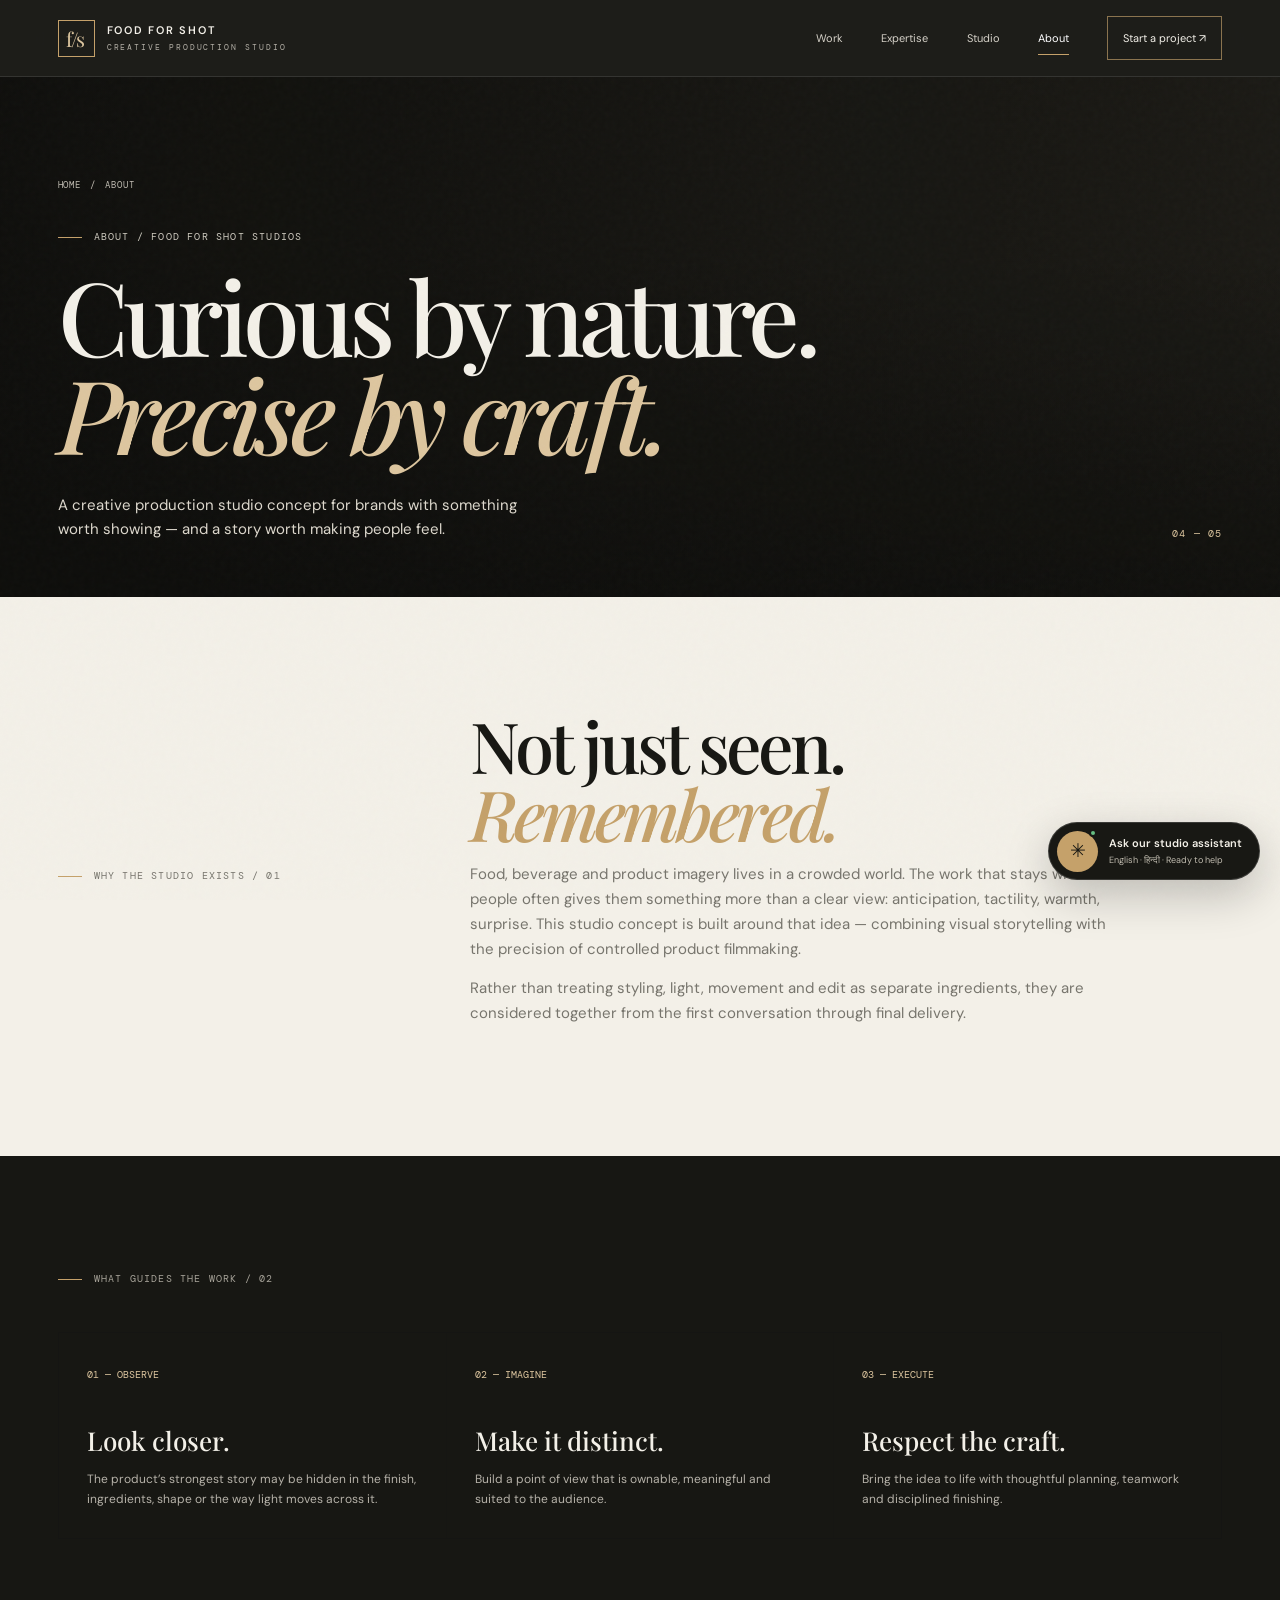
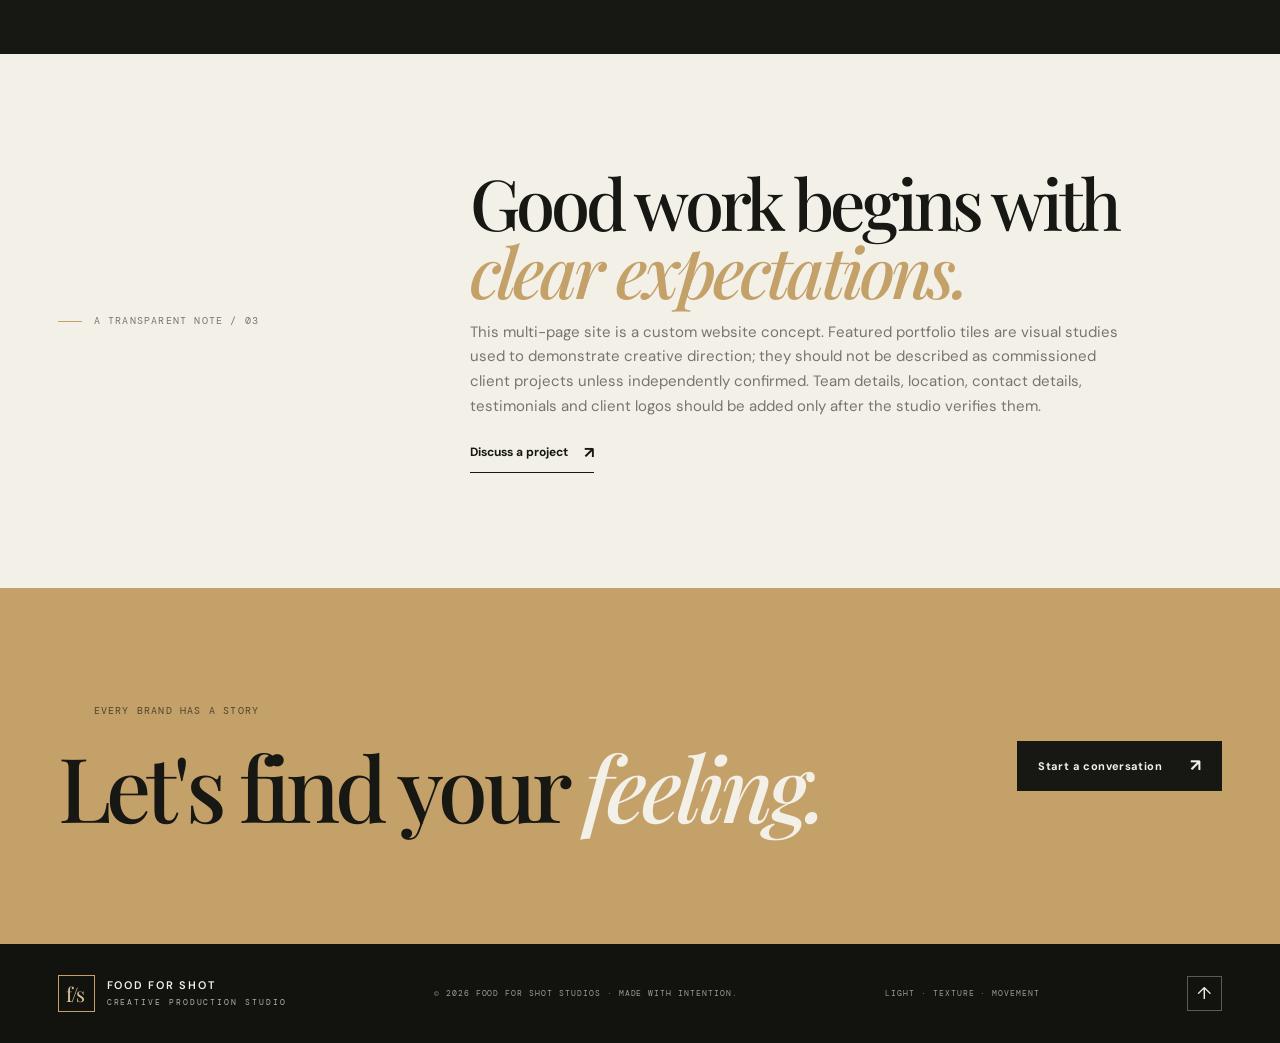
<file: about.html>
<!doctype html><html lang="en"><head><meta charset="utf-8"><meta name="viewport" content="width=device-width, initial-scale=1, viewport-fit=cover"><meta name="theme-color" content="#171713"><meta name="description" content="Learn about the studio concept, creative philosophy and principles behind product storytelling."><title>About Food for Shot Studios | Food for Shot Studios</title><link rel="stylesheet" href="assets/site.css"></head><body id="top"><div class="top-progress"></div><div class="grain" aria-hidden="true"></div><header class="site-header inner-header"><div class="wrap nav-inner"><a href="index.html" class="brand" aria-label="Food for Shot Studios home"><span class="brand-mark">f/s</span><span class="brand-type"><strong>FOOD FOR SHOT</strong><span>CREATIVE PRODUCTION STUDIO</span></span></a><button class="menu-toggle" type="button" aria-expanded="false" aria-label="Open navigation"><span></span><span></span></button><nav class="nav-links" aria-label="Main navigation"><a data-nav href="work.html">Work</a><a data-nav href="expertise.html">Expertise</a><a data-nav href="studio.html">Studio</a><a data-nav href="about.html" aria-current="page">About</a><a data-nav class="nav-cta" href="contact.html">Start a project <span class="arrow">↗</span></a></nav></div></header><main><section class="page-hero"><div class="page-hero-bg" style="background-image:url('https://images.unsplash.com/photo-1490645935967-10de6ba17061?auto=format&fit=crop&w=2200&q=85')"></div><div class="wrap page-hero-inner"><div class="breadcrumb"><a href="index.html">Home</a><span>/</span><span>About</span></div><span class="eyebrow">About / Food for Shot Studios</span><h1 class="display">Curious by nature.<br><em>Precise by craft.</em></h1><div class="page-hero-bottom"><p>A creative production studio concept for brands with something worth showing — and a story worth making people feel.</p><span class="page-index">04 — 05</span></div></div></section><section class="page-intro"><div class="wrap intro-grid"><span class="eyebrow">Why the studio exists / 01</span><div><h2 class="display">Not just seen.<br><em>Remembered.</em></h2><p>Food, beverage and product imagery lives in a crowded world. The work that stays with people often gives them something more than a clear view: anticipation, tactility, warmth, surprise. This studio concept is built around that idea — combining visual storytelling with the precision of controlled product filmmaking.</p><p>Rather than treating styling, light, movement and edit as separate ingredients, they are considered together from the first conversation through final delivery.</p></div></div></section><section class="dark-section"><div class="wrap"><span class="eyebrow">What guides the work / 02</span><div class="values-grid"><article class="value-card"><span>01 — OBSERVE</span><h3>Look closer.</h3><p>The product’s strongest story may be hidden in the finish, ingredients, shape or the way light moves across it.</p></article><article class="value-card"><span>02 — IMAGINE</span><h3>Make it distinct.</h3><p>Build a point of view that is ownable, meaningful and suited to the audience.</p></article><article class="value-card"><span>03 — EXECUTE</span><h3>Respect the craft.</h3><p>Bring the idea to life with thoughtful planning, teamwork and disciplined finishing.</p></article></div></div></section><section class="page-intro"><div class="wrap intro-grid"><span class="eyebrow">A transparent note / 03</span><div><h2 class="display">Good work begins with <em>clear expectations.</em></h2><p>This multi-page site is a custom website concept. Featured portfolio tiles are visual studies used to demonstrate creative direction; they should not be described as commissioned client projects unless independently confirmed. Team details, location, contact details, testimonials and client logos should be added only after the studio verifies them.</p><a class="text-link" href="contact.html">Discuss a project <span>↗</span></a></div></div></section><section class="big-cta"><div class="wrap big-cta-inner"><div><span class="eyebrow">Every brand has a story</span><h2 class="display">Let's find your <em>feeling.</em></h2></div><a class="button button-dark" href="contact.html">Start a conversation <span class="arrow">↗</span></a></div></section></main><footer class="site-footer"><div class="wrap footer-inner"><a href="index.html" class="brand" aria-label="Back to home"><span class="brand-mark">f/s</span><span class="brand-type"><strong>FOOD FOR SHOT</strong><span>CREATIVE PRODUCTION STUDIO</span></span></a><span class="footer-copy">© <span data-year>2026</span> FOOD FOR SHOT STUDIOS · MADE WITH INTENTION.</span><span class="footer-credit">LIGHT · TEXTURE · MOVEMENT</span><a class="back-top" href="#top" aria-label="Back to top">↑</a></div></footer><div class="toast" role="status" aria-live="polite"></div><script src="assets/config.js" defer></script><script src="assets/site.js" defer></script></body></html>
</file>
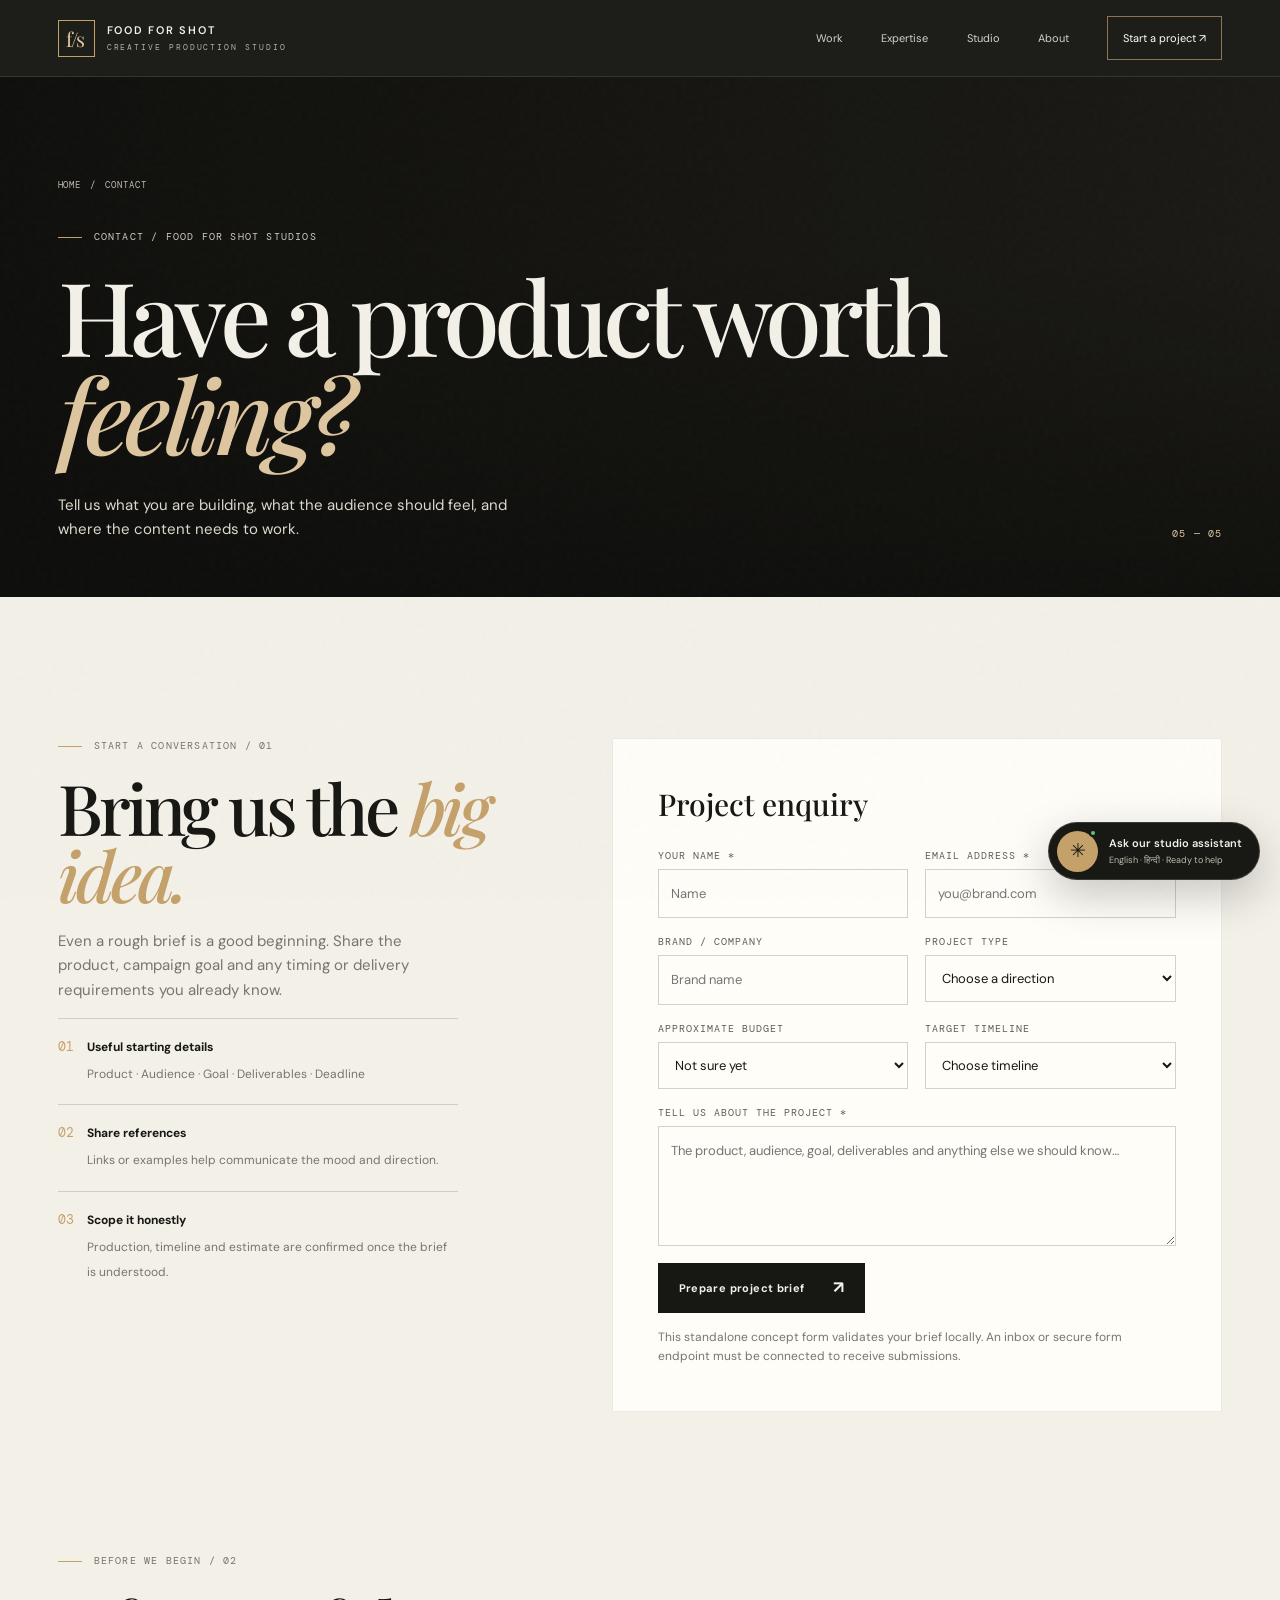
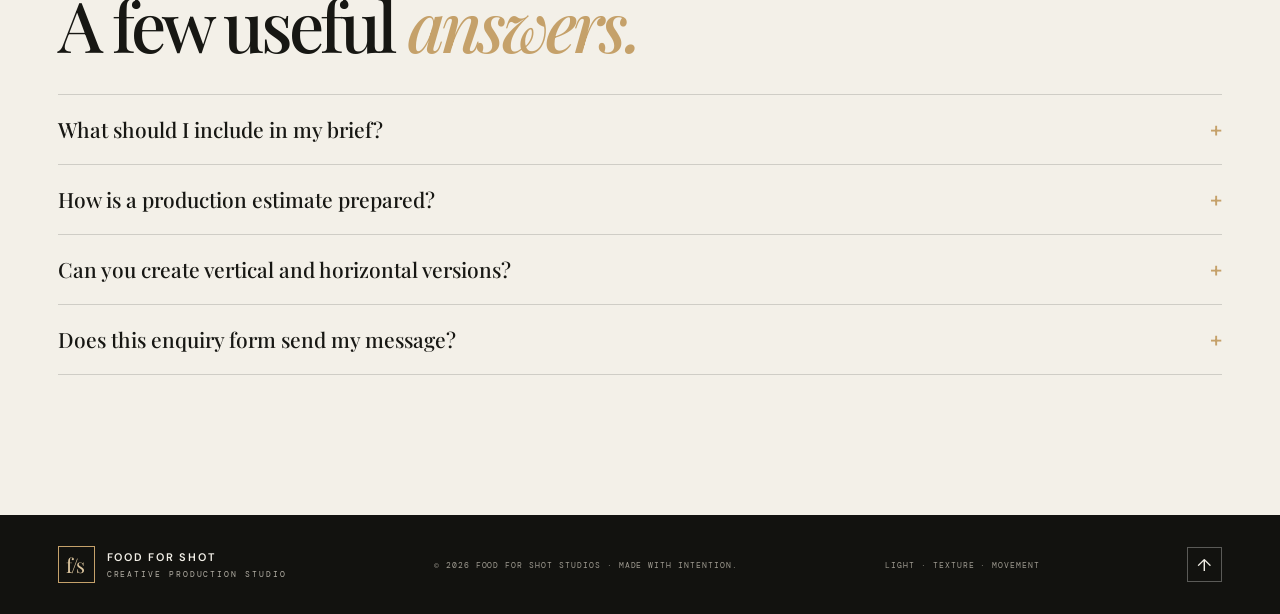
<file: contact.html>
<!doctype html><html lang="en"><head><meta charset="utf-8"><meta name="viewport" content="width=device-width, initial-scale=1, viewport-fit=cover"><meta name="theme-color" content="#171713"><meta name="description" content="Prepare a food, beverage, tabletop or product film enquiry and learn what to include in a creative brief."><title>Contact &amp; Project Enquiries | Food for Shot Studios</title><link rel="stylesheet" href="assets/site.css"></head><body id="top"><div class="top-progress"></div><div class="grain" aria-hidden="true"></div><header class="site-header inner-header"><div class="wrap nav-inner"><a href="index.html" class="brand" aria-label="Food for Shot Studios home"><span class="brand-mark">f/s</span><span class="brand-type"><strong>FOOD FOR SHOT</strong><span>CREATIVE PRODUCTION STUDIO</span></span></a><button class="menu-toggle" type="button" aria-expanded="false" aria-label="Open navigation"><span></span><span></span></button><nav class="nav-links" aria-label="Main navigation"><a data-nav href="work.html">Work</a><a data-nav href="expertise.html">Expertise</a><a data-nav href="studio.html">Studio</a><a data-nav href="about.html">About</a><a data-nav class="nav-cta" href="contact.html">Start a project <span class="arrow">↗</span></a></nav></div></header><main><section class="page-hero"><div class="page-hero-bg" style="background-image:url('https://images.unsplash.com/photo-1498837167922-ddd27525d352?auto=format&fit=crop&w=2200&q=85')"></div><div class="wrap page-hero-inner"><div class="breadcrumb"><a href="index.html">Home</a><span>/</span><span>Contact</span></div><span class="eyebrow">Contact / Food for Shot Studios</span><h1 class="display">Have a product worth <em>feeling?</em></h1><div class="page-hero-bottom"><p>Tell us what you are building, what the audience should feel, and where the content needs to work.</p><span class="page-index">05 — 05</span></div></div></section><section class="section-pad"><div class="wrap contact-grid"><div class="contact-info"><span class="eyebrow">Start a conversation / 01</span><h2 class="display">Bring us the <em>big idea.</em></h2><p>Even a rough brief is a good beginning. Share the product, campaign goal and any timing or delivery requirements you already know.</p><div class="contact-note"><span class="mark">01</span><div><strong>Useful starting details</strong><span>Product · Audience · Goal · Deliverables · Deadline</span></div></div><div class="contact-note"><span class="mark">02</span><div><strong>Share references</strong><span>Links or examples help communicate the mood and direction.</span></div></div><div class="contact-note"><span class="mark">03</span><div><strong>Scope it honestly</strong><span>Production, timeline and estimate are confirmed once the brief is understood.</span></div></div></div><form class="contact-form" id="contact-form"><h3 class="form-heading">Project enquiry</h3><div class="form-row"><div class="field"><label for="name">Your name *</label><input id="name" name="name" autocomplete="name" required maxlength="100" placeholder="Name"></div><div class="field"><label for="email">Email address *</label><input type="email" id="email" name="email" autocomplete="email" required maxlength="160" placeholder="you@brand.com"></div></div><div class="form-row"><div class="field"><label for="brand">Brand / company</label><input id="brand" name="brand" maxlength="150" placeholder="Brand name"></div><div class="field"><label for="projectType">Project type</label><select id="projectType" name="projectType"><option value="">Choose a direction</option><option>Food film</option><option>Beverage film</option><option>Tabletop / product cinematography</option><option>Food styling / stills</option><option>Campaign assets</option><option>Creative direction</option><option>Not sure yet</option></select></div></div><div class="form-row"><div class="field"><label for="budget">Approximate budget</label><select id="budget" name="budget"><option value="">Not sure yet</option><option>Share a suitable starting estimate</option><option>Under ₹50,000</option><option>₹50,000 – ₹1,50,000</option><option>₹1,50,000 – ₹5,00,000</option><option>₹5,00,000+</option><option>Other / international</option></select></div><div class="field"><label for="timeline">Target timeline</label><select id="timeline" name="timeline"><option value="">Choose timeline</option><option>As soon as feasible</option><option>Within 2–4 weeks</option><option>Within 1–2 months</option><option>2+ months</option><option>Flexible</option></select></div></div><div class="field"><label for="message">Tell us about the project *</label><textarea id="message" name="message" required minlength="15" maxlength="4000" placeholder="The product, audience, goal, deliverables and anything else we should know…"></textarea></div><button class="button button-dark" type="submit">Prepare project brief <span class="arrow">↗</span></button><p class="form-message" role="status" aria-live="polite">This standalone concept form validates your brief locally. An inbox or secure form endpoint must be connected to receive submissions.</p></form></div></section><section class="section-pad" style="padding-top:0"><div class="wrap"><span class="eyebrow">Before we begin / 02</span><h2 class="display" style="font-size:clamp(40px,6vw,70px);margin:22px 0 5px">A few useful <em>answers.</em></h2><div class="faq-list"><div class="faq-item"><button type="button" class="faq-question" aria-expanded="false">What should I include in my brief?<span>+</span></button><div class="faq-answer">Share your product or brand, campaign goal, target audience, examples of the style you like, content placements, formats, target date and approximate budget. It is fine if some details are not yet decided.</div></div><div class="faq-item"><button type="button" class="faq-question" aria-expanded="false">How is a production estimate prepared?<span>+</span></button><div class="faq-answer">An estimate normally depends on creative development, production days, crew and equipment, location or set needs, product/food styling, edit and finishing, music/licensing, deliverables and usage. The scope should be confirmed before pricing is finalised.</div></div><div class="faq-item"><button type="button" class="faq-question" aria-expanded="false">Can you create vertical and horizontal versions?<span>+</span></button><div class="faq-answer">The delivery plan can include multiple aspect ratios and platform versions if specified before production. Capturing alternate framing may affect the shot list, production time and budget.</div></div><div class="faq-item"><button type="button" class="faq-question" aria-expanded="false">Does this enquiry form send my message?<span>+</span></button><div class="faq-answer">Not yet in this standalone demo. It validates the required fields and prepares the brief locally. To receive real submissions, configure a verified studio email or connect a secure form endpoint before publishing.</div></div></div></div></section></main><footer class="site-footer"><div class="wrap footer-inner"><a href="index.html" class="brand" aria-label="Back to home"><span class="brand-mark">f/s</span><span class="brand-type"><strong>FOOD FOR SHOT</strong><span>CREATIVE PRODUCTION STUDIO</span></span></a><span class="footer-copy">© <span data-year>2026</span> FOOD FOR SHOT STUDIOS · MADE WITH INTENTION.</span><span class="footer-credit">LIGHT · TEXTURE · MOVEMENT</span><a class="back-top" href="#top" aria-label="Back to top">↑</a></div></footer><div class="toast" role="status" aria-live="polite"></div><script src="assets/config.js" defer></script><script src="assets/site.js" defer></script></body></html>
</file>
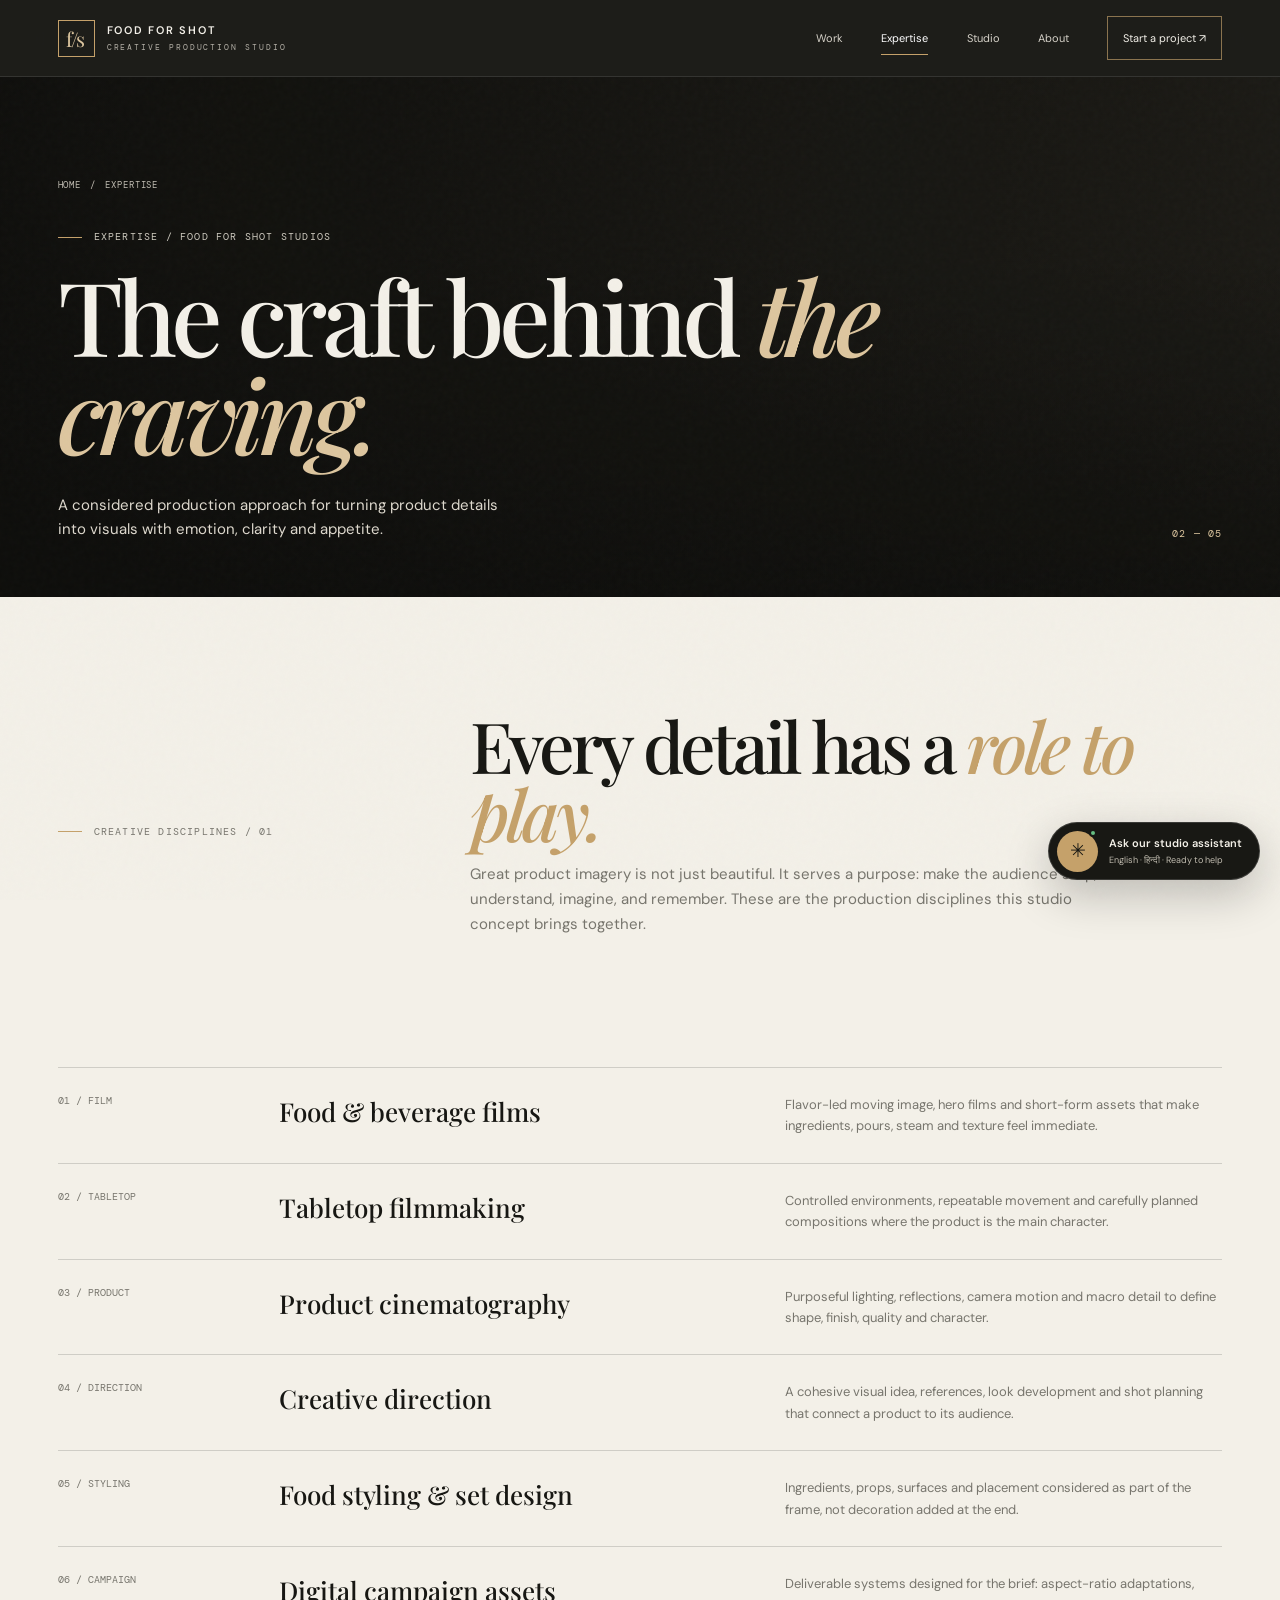
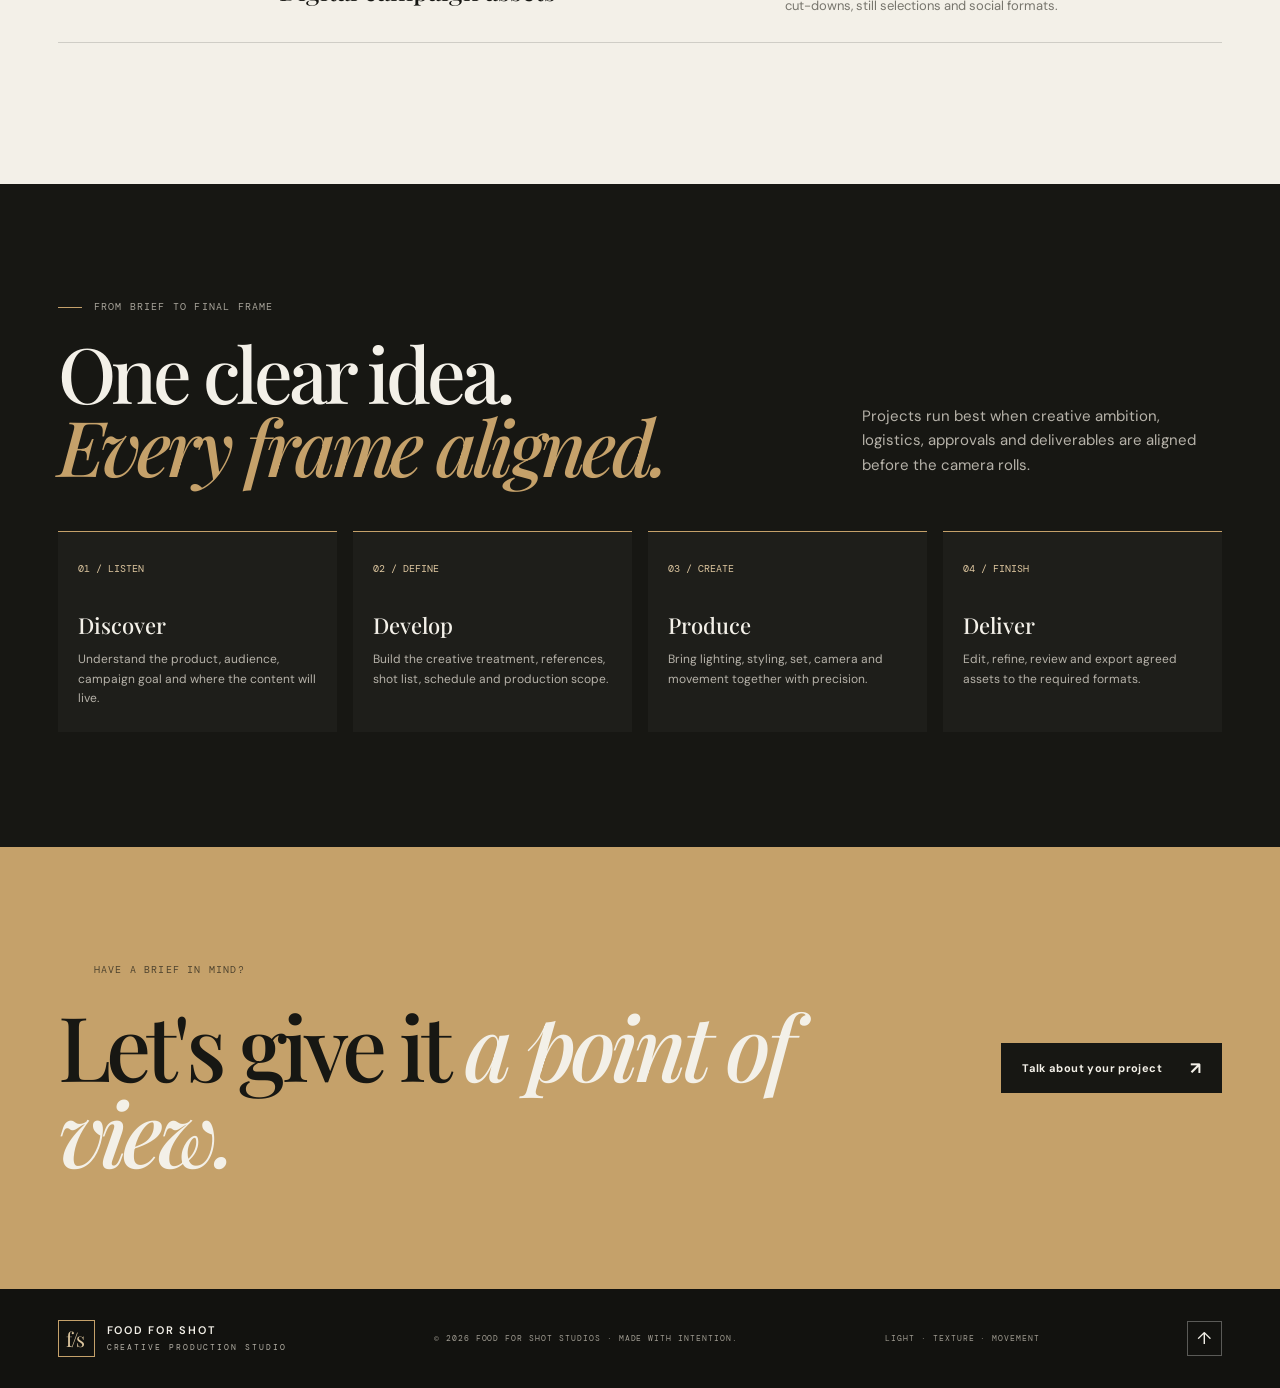
<file: expertise.html>
<!doctype html><html lang="en"><head><meta charset="utf-8"><meta name="viewport" content="width=device-width, initial-scale=1, viewport-fit=cover"><meta name="theme-color" content="#171713"><meta name="description" content="Services spanning food films, tabletop cinematography, food styling and campaign asset production."><title>Food Film &amp; Product Production Expertise | Food for Shot Studios</title><link rel="stylesheet" href="assets/site.css"></head><body id="top"><div class="top-progress"></div><div class="grain" aria-hidden="true"></div><header class="site-header inner-header"><div class="wrap nav-inner"><a href="index.html" class="brand" aria-label="Food for Shot Studios home"><span class="brand-mark">f/s</span><span class="brand-type"><strong>FOOD FOR SHOT</strong><span>CREATIVE PRODUCTION STUDIO</span></span></a><button class="menu-toggle" type="button" aria-expanded="false" aria-label="Open navigation"><span></span><span></span></button><nav class="nav-links" aria-label="Main navigation"><a data-nav href="work.html">Work</a><a data-nav href="expertise.html" aria-current="page">Expertise</a><a data-nav href="studio.html">Studio</a><a data-nav href="about.html">About</a><a data-nav class="nav-cta" href="contact.html">Start a project <span class="arrow">↗</span></a></nav></div></header><main><section class="page-hero"><div class="page-hero-bg" style="background-image:url('https://images.unsplash.com/photo-1577219491135-ce391730fb2c?auto=format&fit=crop&w=2200&q=85')"></div><div class="wrap page-hero-inner"><div class="breadcrumb"><a href="index.html">Home</a><span>/</span><span>Expertise</span></div><span class="eyebrow">Expertise / Food for Shot Studios</span><h1 class="display">The craft behind <em>the craving.</em></h1><div class="page-hero-bottom"><p>A considered production approach for turning product details into visuals with emotion, clarity and appetite.</p><span class="page-index">02 — 05</span></div></div></section><section class="page-intro"><div class="wrap intro-grid"><span class="eyebrow">Creative disciplines / 01</span><div><h2 class="display">Every detail has a <em>role to play.</em></h2><p>Great product imagery is not just beautiful. It serves a purpose: make the audience stop, understand, imagine, and remember. These are the production disciplines this studio concept brings together.</p></div></div></section><section class="section-pad" style="padding-top:0"><div class="wrap"><div class="detail-list"><article class="detail-row"><span class="number">01 / FILM</span><h3>Food & beverage films</h3><p>Flavor-led moving image, hero films and short-form assets that make ingredients, pours, steam and texture feel immediate.</p></article><article class="detail-row"><span class="number">02 / TABLETOP</span><h3>Tabletop filmmaking</h3><p>Controlled environments, repeatable movement and carefully planned compositions where the product is the main character.</p></article><article class="detail-row"><span class="number">03 / PRODUCT</span><h3>Product cinematography</h3><p>Purposeful lighting, reflections, camera motion and macro detail to define shape, finish, quality and character.</p></article><article class="detail-row"><span class="number">04 / DIRECTION</span><h3>Creative direction</h3><p>A cohesive visual idea, references, look development and shot planning that connect a product to its audience.</p></article><article class="detail-row"><span class="number">05 / STYLING</span><h3>Food styling & set design</h3><p>Ingredients, props, surfaces and placement considered as part of the frame, not decoration added at the end.</p></article><article class="detail-row"><span class="number">06 / CAMPAIGN</span><h3>Digital campaign assets</h3><p>Deliverable systems designed for the brief: aspect-ratio adaptations, cut-downs, still selections and social formats.</p></article></div></div></section><section class="dark-section"><div class="wrap"><span class="eyebrow">From brief to final frame</span><div class="section-heading"><h2 class="display">One clear idea.<br><em>Every frame aligned.</em></h2><p>Projects run best when creative ambition, logistics, approvals and deliverables are aligned before the camera rolls.</p></div><div class="process-grid"><article class="process-card"><span class="num">01 / LISTEN</span><h3>Discover</h3><p>Understand the product, audience, campaign goal and where the content will live.</p></article><article class="process-card"><span class="num">02 / DEFINE</span><h3>Develop</h3><p>Build the creative treatment, references, shot list, schedule and production scope.</p></article><article class="process-card"><span class="num">03 / CREATE</span><h3>Produce</h3><p>Bring lighting, styling, set, camera and movement together with precision.</p></article><article class="process-card"><span class="num">04 / FINISH</span><h3>Deliver</h3><p>Edit, refine, review and export agreed assets to the required formats.</p></article></div></div></section><section class="big-cta"><div class="wrap big-cta-inner"><div><span class="eyebrow">Have a brief in mind?</span><h2 class="display">Let's give it <em>a point of view.</em></h2></div><a class="button button-dark" href="contact.html">Talk about your project <span class="arrow">↗</span></a></div></section></main><footer class="site-footer"><div class="wrap footer-inner"><a href="index.html" class="brand" aria-label="Back to home"><span class="brand-mark">f/s</span><span class="brand-type"><strong>FOOD FOR SHOT</strong><span>CREATIVE PRODUCTION STUDIO</span></span></a><span class="footer-copy">© <span data-year>2026</span> FOOD FOR SHOT STUDIOS · MADE WITH INTENTION.</span><span class="footer-credit">LIGHT · TEXTURE · MOVEMENT</span><a class="back-top" href="#top" aria-label="Back to top">↑</a></div></footer><div class="toast" role="status" aria-live="polite"></div><script src="assets/config.js" defer></script><script src="assets/site.js" defer></script></body></html>
</file>
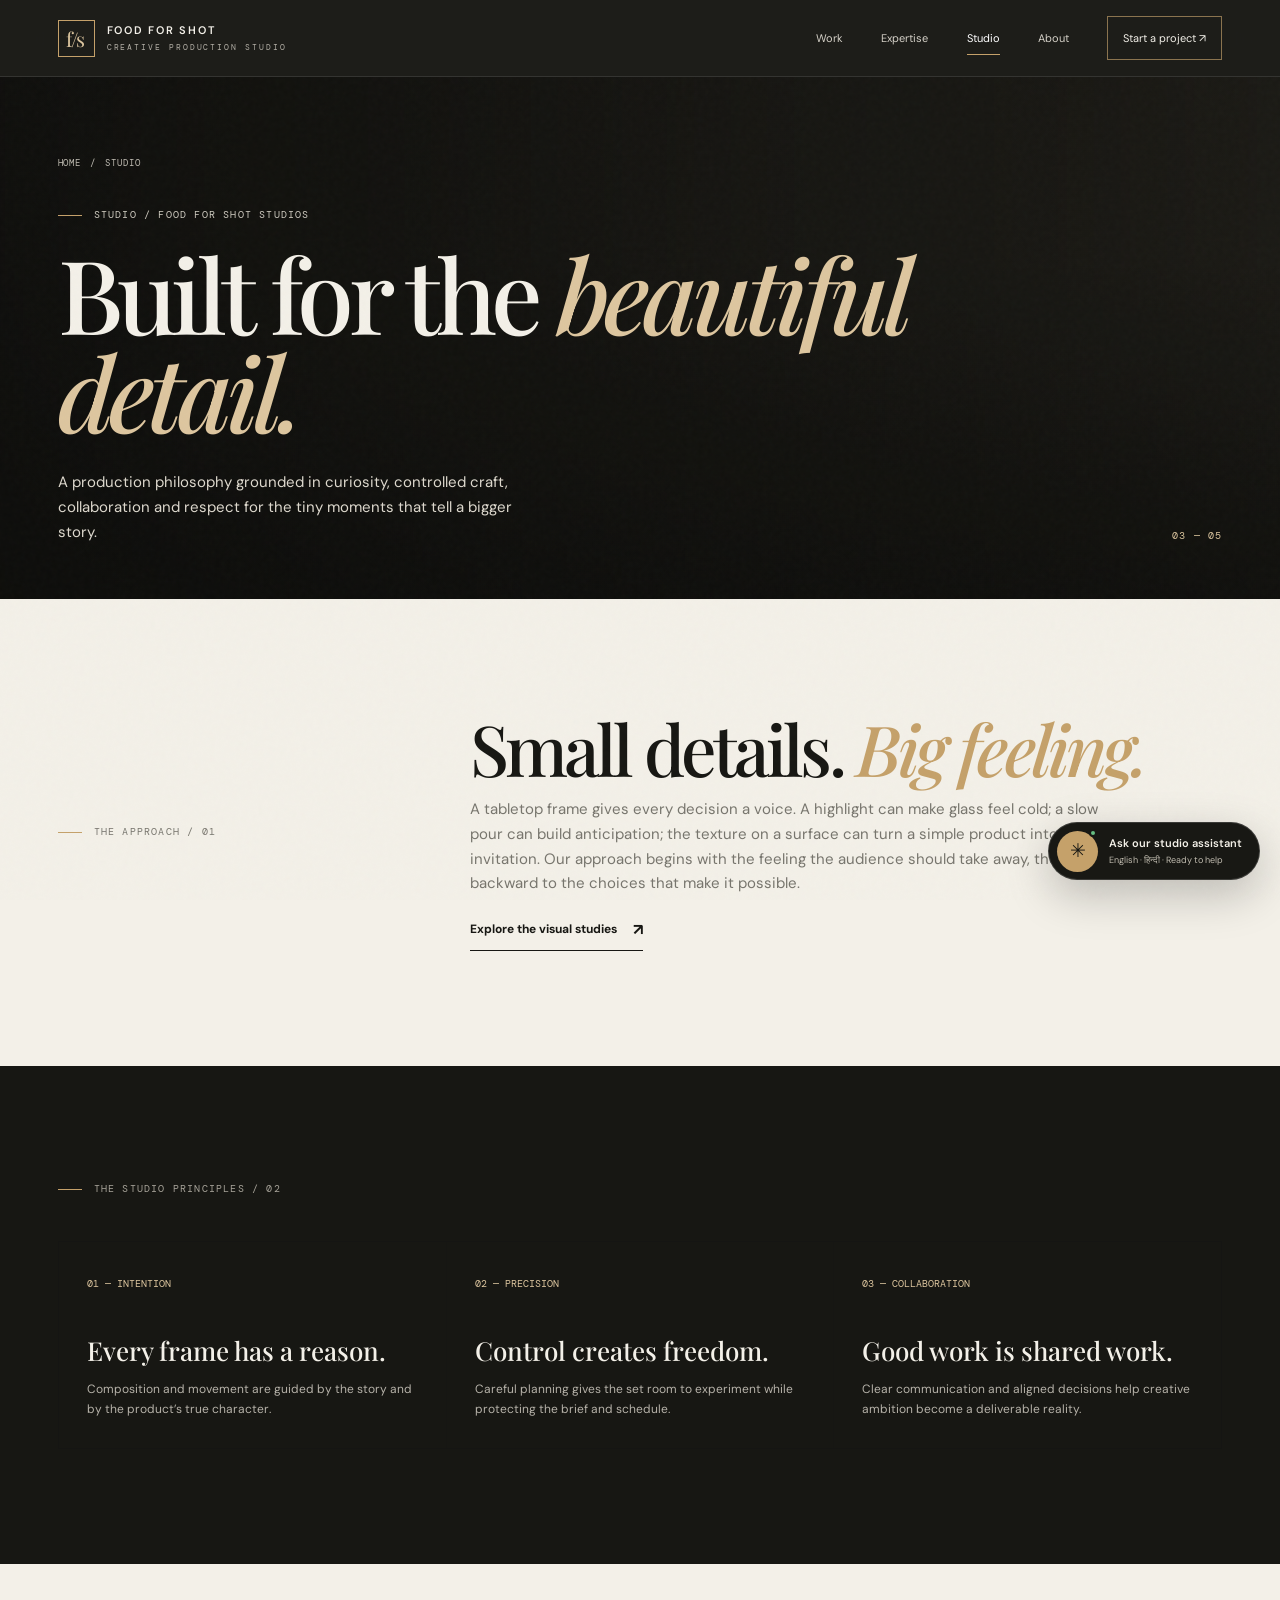
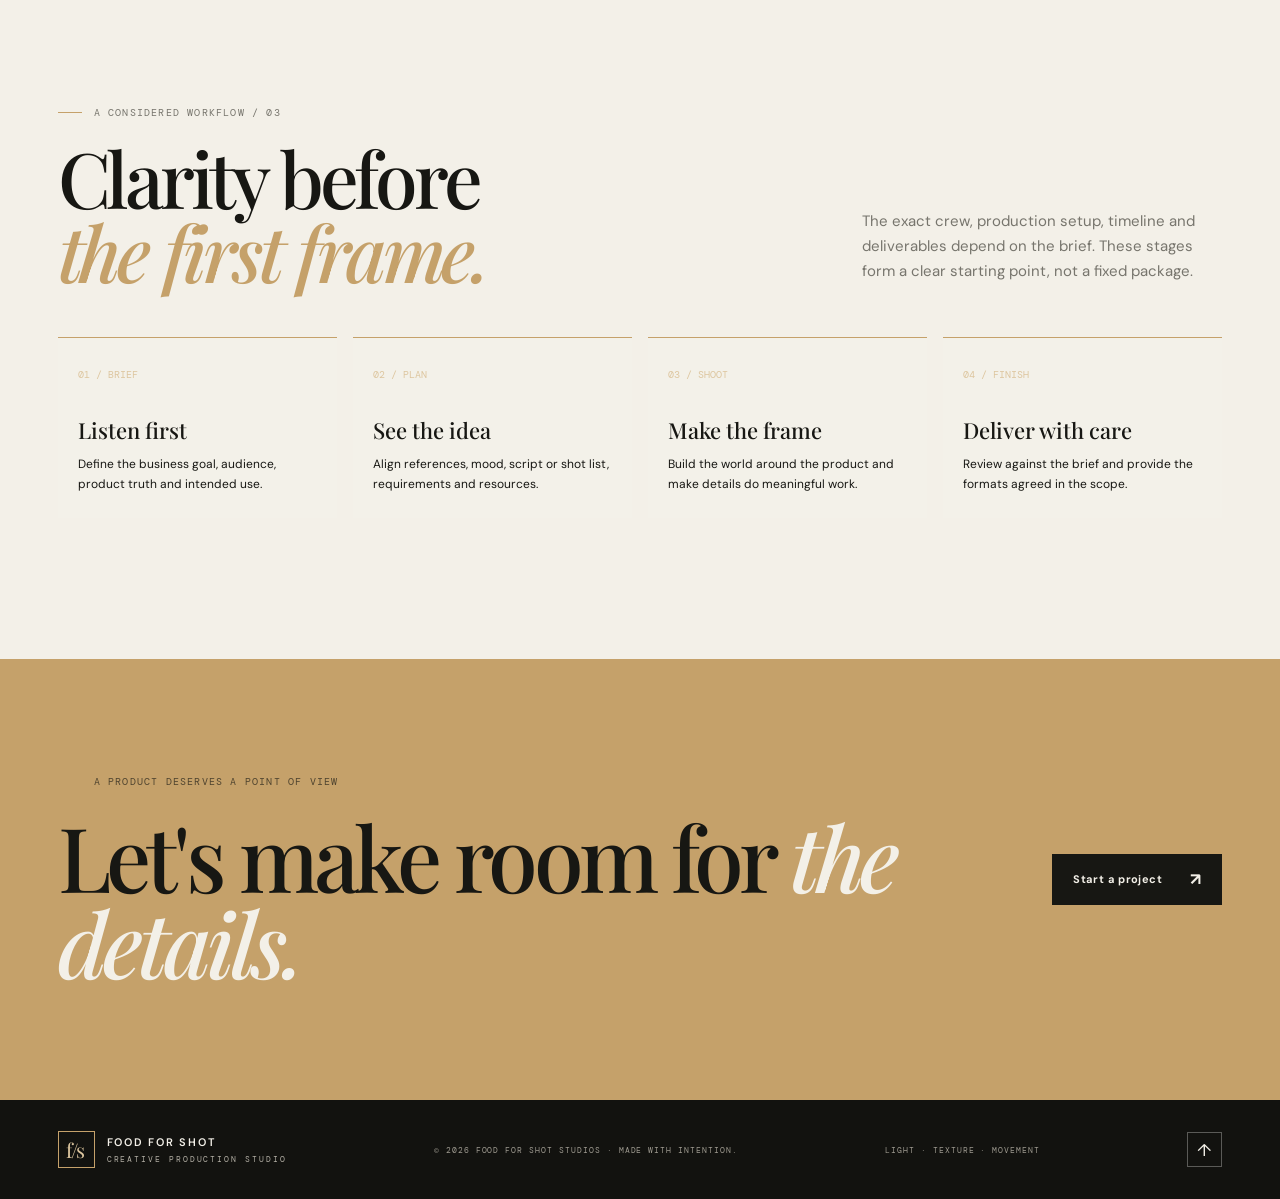
<file: studio.html>
<!doctype html><html lang="en"><head><meta charset="utf-8"><meta name="viewport" content="width=device-width, initial-scale=1, viewport-fit=cover"><meta name="theme-color" content="#171713"><meta name="description" content="The philosophy and production process behind cinematic food and product visual stories."><title>Studio &amp; Creative Process | Food for Shot Studios</title><link rel="stylesheet" href="assets/site.css"></head><body id="top"><div class="top-progress"></div><div class="grain" aria-hidden="true"></div><header class="site-header inner-header"><div class="wrap nav-inner"><a href="index.html" class="brand" aria-label="Food for Shot Studios home"><span class="brand-mark">f/s</span><span class="brand-type"><strong>FOOD FOR SHOT</strong><span>CREATIVE PRODUCTION STUDIO</span></span></a><button class="menu-toggle" type="button" aria-expanded="false" aria-label="Open navigation"><span></span><span></span></button><nav class="nav-links" aria-label="Main navigation"><a data-nav href="work.html">Work</a><a data-nav href="expertise.html">Expertise</a><a data-nav href="studio.html" aria-current="page">Studio</a><a data-nav href="about.html">About</a><a data-nav class="nav-cta" href="contact.html">Start a project <span class="arrow">↗</span></a></nav></div></header><main><section class="page-hero"><div class="page-hero-bg" style="background-image:url('https://images.unsplash.com/photo-1492619375914-88005aa9e8fb?auto=format&fit=crop&w=2200&q=85')"></div><div class="wrap page-hero-inner"><div class="breadcrumb"><a href="index.html">Home</a><span>/</span><span>Studio</span></div><span class="eyebrow">Studio / Food for Shot Studios</span><h1 class="display">Built for the <em>beautiful detail.</em></h1><div class="page-hero-bottom"><p>A production philosophy grounded in curiosity, controlled craft, collaboration and respect for the tiny moments that tell a bigger story.</p><span class="page-index">03 — 05</span></div></div></section><section class="page-intro"><div class="wrap intro-grid"><span class="eyebrow">The approach / 01</span><div><h2 class="display">Small details. <em>Big feeling.</em></h2><p>A tabletop frame gives every decision a voice. A highlight can make glass feel cold; a slow pour can build anticipation; the texture on a surface can turn a simple product into an invitation. Our approach begins with the feeling the audience should take away, then works backward to the choices that make it possible.</p><a class="text-link" href="work.html">Explore the visual studies <span>↗</span></a></div></div></section><section class="dark-section"><div class="wrap"><span class="eyebrow">The studio principles / 02</span><div class="values-grid"><article class="value-card"><span>01 — INTENTION</span><h3>Every frame has a reason.</h3><p>Composition and movement are guided by the story and by the product’s true character.</p></article><article class="value-card"><span>02 — PRECISION</span><h3>Control creates freedom.</h3><p>Careful planning gives the set room to experiment while protecting the brief and schedule.</p></article><article class="value-card"><span>03 — COLLABORATION</span><h3>Good work is shared work.</h3><p>Clear communication and aligned decisions help creative ambition become a deliverable reality.</p></article></div></div></section><section class="section-pad"><div class="wrap"><div class="section-heading"><div><span class="eyebrow">A considered workflow / 03</span><h2 class="display">Clarity before<br><em>the first frame.</em></h2></div><p>The exact crew, production setup, timeline and deliverables depend on the brief. These stages form a clear starting point, not a fixed package.</p></div><div class="process-grid"><article class="process-card"><span class="num">01 / BRIEF</span><h3>Listen first</h3><p>Define the business goal, audience, product truth and intended use.</p></article><article class="process-card"><span class="num">02 / PLAN</span><h3>See the idea</h3><p>Align references, mood, script or shot list, requirements and resources.</p></article><article class="process-card"><span class="num">03 / SHOOT</span><h3>Make the frame</h3><p>Build the world around the product and make details do meaningful work.</p></article><article class="process-card"><span class="num">04 / FINISH</span><h3>Deliver with care</h3><p>Review against the brief and provide the formats agreed in the scope.</p></article></div></div></section><section class="big-cta"><div class="wrap big-cta-inner"><div><span class="eyebrow">A product deserves a point of view</span><h2 class="display">Let's make room for <em>the details.</em></h2></div><a class="button button-dark" href="contact.html">Start a project <span class="arrow">↗</span></a></div></section></main><footer class="site-footer"><div class="wrap footer-inner"><a href="index.html" class="brand" aria-label="Back to home"><span class="brand-mark">f/s</span><span class="brand-type"><strong>FOOD FOR SHOT</strong><span>CREATIVE PRODUCTION STUDIO</span></span></a><span class="footer-copy">© <span data-year>2026</span> FOOD FOR SHOT STUDIOS · MADE WITH INTENTION.</span><span class="footer-credit">LIGHT · TEXTURE · MOVEMENT</span><a class="back-top" href="#top" aria-label="Back to top">↑</a></div></footer><div class="toast" role="status" aria-live="polite"></div><script src="assets/config.js" defer></script><script src="assets/site.js" defer></script></body></html>
</file>
<file: assets/site.css>
@import url('https://fonts.googleapis.com/css2?family=DM+Mono:wght@400;500&family=DM+Sans:wght@400;500;600;700&family=Playfair+Display:ital,wght@0,500;0,600;0,700;1,500;1,600&display=swap');
:root{--ink:#171713;--ink-soft:#25251f;--paper:#f3f0e8;--paper-2:#e9e3d7;--white:#fffdf7;--muted:#77756d;--line:rgba(23,23,19,.16);--gold:#c5a16a;--gold-light:#ddc69f;--serif:'Playfair Display',Georgia,serif;--sans:'DM Sans',Arial,sans-serif;--mono:'DM Mono',monospace;--wrap:min(1280px,calc(100% - 9vw));--header:76px;--ease:cubic-bezier(.22,.68,0,1)}
*{box-sizing:border-box}html{scroll-behavior:smooth;scroll-padding-top:90px}body{margin:0;background:var(--paper);color:var(--ink);font:400 15px/1.65 var(--sans);-webkit-font-smoothing:antialiased;overflow-x:hidden}body.chat-open{overflow:hidden}img{display:block;max-width:100%}a{color:inherit;text-decoration:none}button,input,textarea,select{font:inherit}button,a{-webkit-tap-highlight-color:transparent}button{cursor:pointer}::selection{background:var(--gold-light);color:var(--ink)}.wrap{width:var(--wrap);margin-inline:auto}.eyebrow,.mono,.hero-meta,.work-type,.work-year,.page-index,.footer-note,.ticker-item,.brand-type span,.nav-label{font-family:var(--mono);text-transform:uppercase;letter-spacing:.12em;font-size:10px}.eyebrow{display:flex;align-items:center;gap:12px;color:#77756d}.eyebrow:before{content:'';width:24px;height:1px;background:var(--gold)}.display{font-family:var(--serif);font-weight:500;letter-spacing:-.055em;line-height:.96;margin:0}.display em{font-weight:500;color:var(--gold);font-style:italic}.section-pad{padding:clamp(76px,11vw,150px) 0}.section-heading{display:flex;justify-content:space-between;align-items:end;gap:50px;margin-bottom:48px}.section-heading h2{font-size:clamp(42px,6vw,82px);margin-top:20px}.section-heading>p{max-width:360px;color:var(--muted);margin:0 0 5px}.section-bottom{display:flex;justify-content:space-between;align-items:center;gap:25px;margin-top:35px}.section-bottom .note{font-size:12px;color:var(--muted)}.button{position:relative;display:inline-flex;align-items:center;justify-content:center;gap:28px;padding:15px 20px;background:var(--gold);color:var(--ink);border:1px solid var(--gold);font-size:11px;letter-spacing:.035em;font-weight:700;transition:background .25s,transform .25s,border-color .25s}.button:hover{background:var(--gold-light);border-color:var(--gold-light);transform:translateY(-2px)}.button .arrow{font-size:17px;line-height:1}.button-dark{background:var(--ink);color:var(--paper);border-color:var(--ink)}.button-dark:hover{background:#323229;border-color:#323229}.button-line{background:transparent;border-color:rgba(243,240,232,.4);color:var(--paper)}.button-line:hover{background:var(--paper);color:var(--ink)}.text-link{display:inline-flex;align-items:center;gap:16px;padding:6px 0;border-bottom:1px solid currentColor;font-size:12px;font-weight:700}.text-link span{font-size:16px;transition:transform .2s}.text-link:hover span{transform:translate(3px,-3px)}.rule{height:1px;background:var(--line);border:0;margin:0}.top-progress{position:fixed;z-index:1000;left:0;top:0;height:2px;width:0;background:var(--gold);pointer-events:none}.grain{position:fixed;inset:0;z-index:50;pointer-events:none;opacity:.035;background-image:url("data:image/svg+xml,%3Csvg viewBox='0 0 180 180' xmlns='http://www.w3.org/2000/svg'%3E%3Cfilter id='n'%3E%3CfeTurbulence type='fractalNoise' baseFrequency='.92' numOctaves='3' stitchTiles='stitch'/%3E%3C/filter%3E%3Crect width='100%25' height='100%25' filter='url(%23n)' opacity='.65'/%3E%3C/svg%3E")}
/* navigation */.site-header{position:absolute;top:0;left:0;right:0;z-index:100;color:var(--paper);border-bottom:1px solid rgba(255,255,255,.13);transition:background .3s,border .3s}.site-header.is-scrolled,.inner-header{position:sticky;background:rgba(20,20,17,.96);backdrop-filter:blur(18px);border-bottom-color:rgba(255,255,255,.1)}.site-header.is-scrolled{top:0}.nav-inner{min-height:var(--header);display:flex;align-items:center;justify-content:space-between;gap:30px}.brand{display:inline-flex;align-items:center;gap:12px;flex-shrink:0}.brand-mark{display:grid;place-items:center;width:37px;height:37px;border:1px solid var(--gold);color:var(--gold-light);font-family:var(--serif);font-size:20px;letter-spacing:-.1em;padding-right:3px}.brand-type{display:flex;flex-direction:column;line-height:1.25}.brand-type strong{font-size:11px;letter-spacing:.16em;font-weight:600}.brand-type span{font-size:8px;letter-spacing:.24em;color:#b3afa5;margin-top:4px}.nav-links{display:flex;align-items:center;gap:clamp(18px,3vw,42px)}.nav-links>a:not(.nav-cta){font-size:11px;color:#d5d1c7;position:relative;padding:8px 0;transition:color .2s}.nav-links>a:not(.nav-cta):after{content:'';position:absolute;bottom:0;left:0;width:0;height:1px;background:var(--gold);transition:width .25s}.nav-links>a:not(.nav-cta):hover,.nav-links>a[aria-current=page]{color:white}.nav-links>a:hover:after,.nav-links>a[aria-current=page]:after{width:100%}.nav-cta{padding:12px 15px;border:1px solid rgba(197,161,106,.65);font-size:11px;white-space:nowrap;transition:background .2s,color .2s}.nav-cta:hover{background:var(--gold);color:var(--ink)}.menu-toggle{display:none;border:1px solid rgba(255,255,255,.4);background:transparent;color:white;width:42px;height:42px;align-items:center;justify-content:center;flex-direction:column;gap:6px}.menu-toggle span{width:17px;height:1px;background:currentColor;transition:transform .2s}.menu-toggle[aria-expanded=true] span:first-child{transform:translateY(3.5px) rotate(45deg)}.menu-toggle[aria-expanded=true] span:last-child{transform:translateY(-3.5px) rotate(-45deg)}
/* home hero */.hero{position:relative;isolation:isolate;min-height:min(850px,100svh);min-height:720px;height:100svh;max-height:1040px;background:#151512;color:var(--paper);display:flex;align-items:stretch;overflow:hidden}.hero-media{position:absolute;z-index:-2;inset:0;background:#25221b url('https://images.unsplash.com/photo-1606313564200-e75d5e30476c?auto=format&fit=crop&w=2400&q=90') center 45%/cover no-repeat;transform:scale(1.035);animation:heroDrift 18s ease-in-out infinite alternate}.hero:before{content:'';position:absolute;z-index:-1;inset:0;background:linear-gradient(90deg,rgba(12,12,10,.86) 0%,rgba(12,12,10,.43) 48%,rgba(12,12,10,.13) 100%),linear-gradient(0deg,rgba(12,12,10,.72),transparent 53%,rgba(12,12,10,.28))}.hero:after{content:'';position:absolute;inset:0;z-index:-1;background:radial-gradient(ellipse at 76% 40%,transparent 0,rgba(0,0,0,.08) 50%,rgba(0,0,0,.27) 100%);pointer-events:none}.hero-inner{width:var(--wrap);margin:0 auto;padding:calc(var(--header) + 88px) 0 45px;display:flex;flex-direction:column;justify-content:center;align-items:flex-start;position:relative}.hero-kicker{display:flex;align-items:center;gap:11px;font:10px var(--mono);letter-spacing:.13em;text-transform:uppercase;color:#ddd7ca;margin-bottom:26px}.live-dot{width:6px;height:6px;background:var(--gold);border-radius:50%;box-shadow:0 0 0 5px rgba(197,161,106,.14)}.hero h1{font-size:clamp(66px,10.2vw,148px);max-width:900px;text-transform:uppercase}.hero h1 span{display:block}.hero h1 span:nth-child(2){padding-left:clamp(5px,5vw,76px)}.hero h1 em{color:var(--gold-light)}.hero-bottom{display:flex;align-items:end;justify-content:space-between;gap:36px;width:min(100%,910px);margin-top:35px}.hero-copy{color:#d9d5cb;max-width:380px;font-size:14px;line-height:1.8;margin:0}.hero-actions{display:flex;gap:10px;flex-wrap:wrap}.hero-scroll{position:absolute;right:0;bottom:48px;display:flex;align-items:center;gap:12px;color:#ded8cb;font:9px var(--mono);text-transform:uppercase;letter-spacing:.1em}.scroll-line{height:1px;width:39px;background:var(--gold)}.hero-meta{position:absolute;left:0;bottom:48px;color:rgba(255,255,255,.58);font-size:8px}.hero h1,.hero-kicker,.hero-bottom{animation:rise .8s var(--ease) both}.hero-bottom{animation-delay:.12s}@keyframes rise{from{opacity:0;transform:translateY(24px)}to{opacity:1;transform:translateY(0)}}@keyframes heroDrift{from{transform:scale(1.035) translate3d(0,0,0)}to{transform:scale(1.09) translate3d(-.5%,.5%,0)}}
/* ticker + content */.ticker{overflow:hidden;background:var(--gold);color:var(--ink);padding:15px 0;white-space:nowrap}.ticker-track{display:flex;width:max-content;align-items:center;animation:marquee 32s linear infinite}.ticker-item{display:flex;align-items:center;gap:32px;padding:0 25px;font-size:10px;letter-spacing:.13em}.ticker-item b{font-size:13px;font-weight:400}@keyframes marquee{to{transform:translateX(-50%)}}.ticker:hover .ticker-track{animation-play-state:paused}.manifesto{padding:clamp(80px,12vw,160px) 0}.manifesto-grid{display:grid;grid-template-columns:.72fr 2fr;gap:7vw}.manifesto-copy h2{font-size:clamp(42px,6.8vw,92px);max-width:950px}.manifesto-copy h2 span{display:block;color:#a39a87}.manifesto-bottom{display:flex;align-items:end;justify-content:space-between;gap:40px;margin-top:50px}.manifesto-bottom p{max-width:410px;margin:0;color:var(--muted)}.manifesto-bottom .text-link{white-space:nowrap}
.work-preview{background:var(--ink);color:var(--paper);padding:clamp(76px,10vw,135px) 0}.work-preview .eyebrow,.dark-section .eyebrow{color:#a7a399}.work-preview .section-heading>p{color:#a7a399}.work-preview .display em{color:var(--gold-light)}.work-grid{display:grid;grid-template-columns:repeat(3,minmax(0,1fr));gap:20px}.work-card{min-width:0}.work-visual{display:block;position:relative;overflow:hidden;background:#2b2a24;aspect-ratio:4/4.6}.work-visual img{width:100%;height:100%;object-fit:cover;transition:transform .7s var(--ease),filter .4s;filter:saturate(.8)}.work-card:hover .work-visual img{transform:scale(1.055);filter:saturate(1)}.work-visual:after{content:'';position:absolute;inset:0;background:linear-gradient(0deg,rgba(0,0,0,.35),transparent 40%);pointer-events:none}.view-project{position:absolute;right:15px;bottom:15px;z-index:1;background:var(--gold);color:var(--ink);width:43px;height:43px;display:grid;place-items:center;border-radius:50%;font-size:20px;transform:translateY(8px);opacity:0;transition:.25s}.work-card:hover .view-project{opacity:1;transform:translateY(0)}.work-meta{display:flex;justify-content:space-between;align-items:start;gap:12px;padding:17px 0 22px;border-bottom:1px solid rgba(255,255,255,.16)}.work-title{font-family:var(--serif);font-weight:500;font-size:25px;line-height:1.2;margin:0 0 7px}.work-type{color:#a6a398;font-size:9px}.work-year{color:var(--gold-light);font-size:8px;white-space:nowrap;padding-top:6px}.work-preview .section-bottom{justify-content:flex-end}.work-preview .button-quiet{color:var(--paper);border-color:rgba(255,255,255,.4)}.work-preview .button-quiet:hover{color:var(--ink)}
.feature-band{background:var(--paper-2);padding:clamp(78px,10vw,140px) 0}.feature-band-grid{display:grid;grid-template-columns:.9fr 1.1fr;gap:8vw;align-items:center}.feature-copy h2{font-size:clamp(43px,6vw,80px);margin:23px 0 28px}.feature-copy p{max-width:410px;color:var(--muted);margin:0 0 26px}.feature-image{min-height:510px;position:relative;background:#5b4634 url('https://images.unsplash.com/photo-1499636136210-6f4ee915583e?auto=format&fit=crop&w=1500&q=88') center/cover no-repeat}.feature-image:after{content:'LIGHT / TEXTURE / MOTION';position:absolute;bottom:20px;left:20px;background:var(--paper);padding:12px 15px;font:9px var(--mono);letter-spacing:.12em}.services-preview{padding:clamp(78px,10vw,135px) 0}.services-preview .section-heading h2{font-size:clamp(44px,6.5vw,85px)}.service-list{border-top:1px solid var(--line)}.service-item{display:grid;grid-template-columns:.4fr 1.2fr .9fr;gap:25px;align-items:center;padding:26px 0;border-bottom:1px solid var(--line);transition:padding .25s}.service-item:hover{padding-inline:12px;background:rgba(197,161,106,.07)}.service-number{font:10px var(--mono);color:var(--muted)}.service-item h3{font:500 clamp(22px,2.5vw,34px)/1.2 var(--serif);margin:0;letter-spacing:-.025em}.service-item p{margin:0;color:var(--muted);font-size:12px;max-width:320px}.services-preview .section-bottom{justify-content:flex-end}.big-cta{background:var(--gold);padding:clamp(70px,9vw,115px) 0}.big-cta-inner{display:flex;align-items:center;justify-content:space-between;gap:35px}.big-cta .eyebrow{color:rgba(23,23,19,.68)}.big-cta h2{font-size:clamp(44px,7vw,94px);max-width:900px;margin-top:23px}.big-cta h2 em{color:var(--paper)}
/* inner pages */.page-hero{position:relative;min-height:520px;background:var(--ink);color:var(--paper);overflow:hidden;display:flex;align-items:end}.page-hero-bg{position:absolute;inset:0;background:#25231d center/cover no-repeat;opacity:.8}.page-hero-bg:after{content:'';position:absolute;inset:0;background:linear-gradient(90deg,rgba(12,12,10,.9),rgba(12,12,10,.35)),linear-gradient(0deg,rgba(12,12,10,.8),transparent 65%)}.page-hero-inner{position:relative;padding:80px 0 55px}.breadcrumb{display:flex;gap:9px;align-items:center;color:#c1bdb3;font:9px var(--mono);text-transform:uppercase;letter-spacing:.1em;margin-bottom:38px}.breadcrumb a:hover{color:var(--gold-light)}.page-hero .eyebrow{color:#cfcbc0}.page-hero h1{font-size:clamp(54px,8vw,108px);max-width:1000px;margin:20px 0 30px}.page-hero h1 em{color:var(--gold-light)}.page-hero-bottom{display:flex;justify-content:space-between;align-items:end;gap:35px}.page-hero-bottom p{color:#ded9ce;max-width:470px;margin:0}.page-index{color:var(--gold-light)}.page-intro{padding:clamp(65px,9vw,120px) 0}.intro-grid{display:grid;grid-template-columns:.7fr 1.7fr;gap:8vw}.intro-grid h2{font-size:clamp(38px,5.5vw,72px)}.intro-grid p{color:var(--muted);max-width:650px}.dark-section{background:var(--ink);color:var(--paper);padding:clamp(70px,9vw,120px) 0}.dark-section p{color:#b6b2a9}.values-grid{display:grid;grid-template-columns:repeat(3,1fr);gap:1px;background:var(--line);border:1px solid var(--line);margin-top:44px}.value-card{background:var(--ink);padding:28px}.value-card span{font:10px var(--mono);color:var(--gold-light)}.value-card h3{font:500 26px var(--serif);margin:38px 0 12px}.value-card p{font-size:12px;margin:0}.process-grid{display:grid;grid-template-columns:repeat(4,minmax(0,1fr));gap:16px;margin-top:42px}.process-card{padding:23px 20px;border-top:1px solid var(--gold);background:rgba(255,255,255,.03)}.process-card .num{font:10px var(--mono);color:var(--gold-light)}.process-card h3{font:500 22px var(--serif);margin:30px 0 10px}.process-card p{font-size:12px;margin:0}.detail-list{border-top:1px solid var(--line)}.detail-row{display:grid;grid-template-columns:.45fr 1.1fr 1fr;gap:25px;padding:26px 0;border-bottom:1px solid var(--line)}.detail-row .number{font:10px var(--mono);color:var(--muted)}.detail-row h3{font:500 26px var(--serif);margin:0}.detail-row p{margin:0;color:var(--muted);font-size:13px}.filter-bar{display:flex;gap:8px;flex-wrap:wrap;margin:0 0 30px}.filter-button{background:transparent;border:1px solid var(--line);padding:10px 14px;font-size:11px;color:var(--muted);transition:.2s}.filter-button[aria-pressed=true],.filter-button:hover{background:var(--ink);color:var(--paper);border-color:var(--ink)}.portfolio-search{min-width:190px;max-width:100%;border:1px solid var(--line);background:transparent;padding:10px 13px;font-size:12px;outline:none}.portfolio-search:focus{border-color:var(--gold)}.portfolio-grid{display:grid;grid-template-columns:repeat(2,minmax(0,1fr));gap:32px 22px}.portfolio-grid .work-visual{aspect-ratio:16/11}.portfolio-grid .work-title{font-size:29px}.contact-grid{display:grid;grid-template-columns:.85fr 1.15fr;gap:8vw}.contact-info h2{font-size:clamp(40px,5.5vw,70px);margin:20px 0}.contact-info>p{color:var(--muted);max-width:360px}.contact-note{display:flex;gap:13px;padding:19px 0;border-top:1px solid var(--line);max-width:400px}.contact-note .mark{color:var(--gold);font:13px var(--mono)}.contact-note strong{display:block;font-size:12px;margin-bottom:3px}.contact-note span{font-size:12px;color:var(--muted)}.contact-form{background:var(--white);padding:clamp(25px,4vw,45px);border:1px solid rgba(23,23,19,.08)}.form-heading{margin:0 0 25px;font:500 30px var(--serif)}.form-row{display:grid;grid-template-columns:1fr 1fr;gap:17px}.field{display:flex;flex-direction:column;gap:7px;margin-bottom:17px}.field label{font:10px var(--mono);letter-spacing:.1em;text-transform:uppercase;color:#5f5d56}.field input,.field textarea,.field select{width:100%;min-width:0;border:1px solid #d7d1c5;background:transparent;padding:13px 12px;border-radius:0;outline:none;color:var(--ink);font-size:13px}.field input:focus,.field textarea:focus,.field select:focus{border-color:var(--gold)}.field textarea{min-height:120px;resize:vertical}.form-message{font-size:12px;line-height:1.6;color:var(--muted);margin:15px 0 0}.form-message.error{color:#9b2e24}.form-message.success{color:#23633c}.faq-list{border-top:1px solid var(--line);margin-top:35px}.faq-item{border-bottom:1px solid var(--line)}.faq-question{display:flex;align-items:center;justify-content:space-between;gap:20px;width:100%;text-align:left;padding:20px 0;border:0;background:transparent;font:500 21px var(--serif);color:inherit}.faq-question span{font-family:var(--sans);color:var(--gold);font-size:22px}.faq-answer{display:none;max-width:750px;color:var(--muted);padding:0 45px 22px 0;font-size:13px}.faq-item.is-open .faq-answer{display:block}
/* footer */.site-footer{background:#12120f;color:var(--paper);padding:31px 0}.footer-inner{display:flex;align-items:center;justify-content:space-between;gap:25px}.footer-copy,.footer-credit{font:8px var(--mono);letter-spacing:.12em;color:#9f9b91}.footer-credit{text-align:right}.back-top{border:1px solid rgba(255,255,255,.3);width:35px;height:35px;display:grid;place-items:center;font-size:17px;flex-shrink:0;transition:background .2s}.back-top:hover{background:var(--gold);color:var(--ink)}
/* studio AI assistant */.assistant-launcher{position:fixed;z-index:500;right:20px;bottom:20px;display:flex;align-items:center;gap:11px;padding:7px 17px 7px 8px;min-height:58px;border:1px solid rgba(255,255,255,.15);border-radius:100px;background:#181814;color:var(--paper);box-shadow:0 15px 45px rgba(0,0,0,.22);transition:transform .2s,box-shadow .2s}.assistant-launcher:hover{transform:translateY(-3px);box-shadow:0 20px 55px rgba(0,0,0,.3)}.assistant-icon{display:grid;place-items:center;width:41px;height:41px;border-radius:50%;background:var(--gold);color:var(--ink);font-size:19px}.assistant-launcher-text{display:flex;flex-direction:column;line-height:1.15;text-align:left}.assistant-launcher-text strong{font-size:11px;font-weight:600}.assistant-launcher-text small{color:#c0bbaf;font-size:9px;margin-top:5px}.assistant-launcher .assistant-pulse{position:absolute;top:6px;left:40px;width:8px;height:8px;background:#67be83;border:2px solid #181814;border-radius:50%}.assistant-panel{position:fixed;z-index:501;right:20px;bottom:90px;width:min(395px,calc(100vw - 28px));height:min(590px,calc(100dvh - 120px));display:none;grid-template-rows:auto auto 1fr auto auto;background:var(--white);color:var(--ink);box-shadow:0 25px 90px rgba(0,0,0,.32);border:1px solid rgba(23,23,19,.15);overflow:hidden}.assistant-panel.is-open{display:grid;animation:chatIn .22s var(--ease) both}@keyframes chatIn{from{opacity:0;transform:translateY(12px) scale(.98)}to{opacity:1;transform:translateY(0) scale(1)}}.assistant-head{background:var(--ink);color:var(--paper);padding:17px;display:flex;align-items:center;gap:12px}.assistant-head-icon{display:grid;place-items:center;background:var(--gold);color:var(--ink);width:39px;height:39px;border-radius:50%;font-size:17px;flex-shrink:0}.assistant-head-copy{flex:1;min-width:0}.assistant-head-copy strong{display:block;font-size:12px}.assistant-head-copy small{display:block;color:#b8b4aa;font-size:10px;margin-top:3px}.assistant-status-dot{display:inline-block;width:6px;height:6px;border-radius:50%;background:#67be83;margin-right:5px}.assistant-close{width:33px;height:33px;border:1px solid rgba(255,255,255,.22);background:transparent;color:white;font-size:18px;display:grid;place-items:center}.assistant-lang{display:flex;align-items:center;gap:5px;padding:9px 15px;background:#eee8dd;border-bottom:1px solid #e0d8ca}.assistant-lang span{font-size:9px;color:#6d6a62;margin-right:auto}.assistant-lang button{border:1px solid transparent;background:transparent;padding:4px 9px;font-size:10px;color:#625f57}.assistant-lang button[aria-pressed=true]{background:var(--ink);color:white}.assistant-messages{padding:16px 13px;overflow:auto;overscroll-behavior:contain;background:#f8f5ef;display:flex;flex-direction:column;gap:11px}.chat-msg{max-width:88%;padding:11px 12px;font-size:12px;line-height:1.6;overflow-wrap:anywhere;white-space:pre-wrap}.chat-msg.bot{align-self:flex-start;background:white;border:1px solid #e7e0d4;border-radius:3px 13px 13px 13px}.chat-msg.user{align-self:flex-end;background:#22221d;color:white;border-radius:13px 3px 13px 13px}.chat-msg small{display:block;font-size:9px;opacity:.6;margin-top:5px}.chat-typing{align-self:flex-start;background:white;border:1px solid #e7e0d4;padding:10px 13px;font-size:12px;color:var(--muted)}.chat-suggestions{display:flex;gap:6px;overflow-x:auto;padding:9px 12px;background:#f8f5ef;border-top:1px solid #e7e0d4;scrollbar-width:thin}.chat-suggestions button{flex:0 0 auto;border:1px solid #d8d0c3;background:transparent;padding:7px 9px;font-size:10px;white-space:nowrap}.chat-suggestions button:hover{background:#e9dfce}.assistant-input-area{padding:10px 11px;display:flex;gap:7px;background:white;border-top:1px solid #e7e0d4}.assistant-input-area input{min-width:0;flex:1;border:1px solid #ded7cb;padding:12px;font-size:12px;outline:none}.assistant-input-area input:focus{border-color:var(--gold)}.assistant-send{width:43px;border:0;background:var(--gold);color:var(--ink);font-size:17px}.assistant-disclaimer{font-size:8px;color:#8b877f;background:white;padding:0 12px 9px}.toast{position:fixed;left:50%;bottom:22px;z-index:700;transform:translate(-50%,20px);opacity:0;pointer-events:none;background:#1b1b17;color:white;padding:12px 16px;font-size:12px;transition:.25s}.toast.show{opacity:1;transform:translate(-50%,0)}
/* motion */.reveal{opacity:0;transform:translateY(22px);transition:opacity .7s var(--ease),transform .7s var(--ease)}.reveal.is-visible{opacity:1;transform:translateY(0)}.delay-1{transition-delay:.12s}.delay-2{transition-delay:.22s}.delay-3{transition-delay:.32s}.empty-state{padding:45px 0;color:var(--muted);font-size:13px;display:none}
@media(max-width:900px){:root{--wrap:calc(100% - 8vw);--header:70px}.nav-links{gap:19px}.nav-links>a:not(.nav-cta){font-size:10px}.hero h1{font-size:clamp(67px,11.5vw,112px)}.hero-bottom{align-items:flex-start;flex-direction:column;gap:22px}.hero-scroll{bottom:31px}.hero-meta{bottom:31px}.manifesto-grid,.intro-grid{grid-template-columns:.5fr 1.5fr;gap:6vw}.work-grid{gap:14px}.feature-band-grid{gap:5vw}.feature-image{min-height:430px}.process-grid{grid-template-columns:repeat(2,minmax(0,1fr))}.contact-grid{gap:4vw}}
@media(max-width:680px){:root{--wrap:calc(100% - 38px);--header:66px}.site-header{position:absolute}.site-header.is-scrolled,.inner-header{position:sticky}.nav-inner{min-height:var(--header)}.menu-toggle{display:flex}.nav-links{position:absolute;top:100%;left:0;right:0;background:rgba(20,20,17,.985);padding:0 19px;display:flex;flex-direction:column;align-items:stretch;gap:0;max-height:0;overflow:hidden;opacity:0;transition:max-height .32s ease,opacity .2s,padding .3s}.nav-links.is-open{max-height:420px;opacity:1;padding:11px 19px 20px;border-bottom:1px solid rgba(255,255,255,.12)}.nav-links>a:not(.nav-cta){padding:15px 2px;font-size:12px;border-bottom:1px solid rgba(255,255,255,.09)}.nav-links>a:not(.nav-cta):after{display:none}.nav-cta{margin-top:14px;text-align:center;padding:13px}.brand-mark{width:34px;height:34px;font-size:18px}.brand-type strong{font-size:10px}.brand-type span{font-size:7px}.hero{min-height:700px;height:100svh;max-height:860px}.hero-media{background-position:56% center}.hero:before{background:linear-gradient(90deg,rgba(12,12,10,.75),rgba(12,12,10,.15)),linear-gradient(0deg,rgba(12,12,10,.76),transparent 70%,rgba(12,12,10,.35))}.hero-inner{padding-top:calc(var(--header) + 80px);padding-bottom:106px}.hero-kicker{font-size:8px;line-height:1.6;margin-bottom:24px}.hero h1{font-size:clamp(56px,15vw,91px);letter-spacing:-.06em}.hero h1 span:nth-child(2){padding-left:14px}.hero-bottom{margin-top:30px}.hero-copy{font-size:12px;max-width:330px}.hero-actions{width:100%;gap:8px}.button{padding:13px 14px;gap:15px;font-size:10px}.hero-scroll{display:none}.hero-meta{font-size:7px;bottom:27px;max-width:75%}.ticker{padding:13px 0}.ticker-item{font-size:9px;gap:22px;padding:0 18px}.manifesto{padding:77px 0}.manifesto-grid,.intro-grid{grid-template-columns:1fr;gap:25px}.manifesto-copy h2{font-size:clamp(39px,11vw,63px)}.manifesto-bottom{margin-top:29px;align-items:flex-start;flex-direction:column;gap:20px}.work-preview{padding:78px 0}.section-heading{display:block;margin-bottom:32px}.section-heading h2{font-size:clamp(43px,11vw,66px);margin-top:18px}.section-heading>p{margin-top:23px;font-size:12px}.work-grid{grid-template-columns:1fr;gap:19px}.work-visual{aspect-ratio:4/3}.work-title{font-size:24px}.view-project{opacity:1;transform:none;width:37px;height:37px}.work-meta{padding:13px 0 16px}.feature-band{padding:76px 0}.feature-band-grid{grid-template-columns:1fr;gap:30px}.feature-copy h2{font-size:clamp(43px,11vw,65px)}.feature-image{min-height:390px;aspect-ratio:4/4.3}.services-preview{padding:78px 0}.services-preview .section-heading h2{font-size:clamp(43px,11vw,65px)}.service-item{grid-template-columns:60px 1fr;gap:10px 16px;padding:20px 0}.service-number{grid-row:1/3;align-self:start;padding-top:6px;font-size:8px}.service-item h3{font-size:23px}.service-item p{grid-column:2;font-size:11px}.big-cta{padding:74px 0}.big-cta-inner{align-items:flex-start;flex-direction:column}.big-cta h2{font-size:clamp(43px,11vw,68px)}.page-hero{min-height:560px}.page-hero-inner{padding:70px 0 35px}.breadcrumb{margin-bottom:30px}.page-hero h1{font-size:clamp(49px,12vw,78px);margin:18px 0 22px}.page-hero-bottom{flex-direction:column;align-items:flex-start;gap:20px}.page-hero-bottom p{font-size:12px}.page-intro{padding:70px 0}.intro-grid h2{font-size:clamp(38px,10vw,58px)}.intro-grid p{font-size:13px}.dark-section{padding:70px 0}.values-grid{grid-template-columns:1fr}.value-card{padding:23px}.value-card h3{margin:24px 0 8px}.process-grid{grid-template-columns:1fr;gap:10px}.process-card{padding:20px}.process-card h3{margin:17px 0 8px}.detail-row{grid-template-columns:47px 1fr;gap:10px 15px;padding:20px 0}.detail-row p{grid-column:2}.detail-row h3{font-size:23px}.portfolio-grid{grid-template-columns:1fr;gap:25px}.portfolio-grid .work-visual{aspect-ratio:4/3}.portfolio-grid .work-title{font-size:26px}.filter-bar{gap:6px}.filter-button{padding:8px 10px;font-size:10px}.portfolio-search{width:100%;max-width:none;order:10}.contact-grid{grid-template-columns:1fr;gap:35px}.contact-info h2{font-size:clamp(40px,10vw,62px)}.contact-form{padding:23px 18px}.form-row{grid-template-columns:1fr;gap:0}.form-heading{font-size:26px}.faq-question{font-size:18px}.footer-inner{display:grid;grid-template-columns:1fr auto;gap:18px}.footer-copy{grid-column:1/2;grid-row:2;line-height:1.8}.footer-credit{display:none}.back-top{grid-column:2;grid-row:1/3}.assistant-launcher{right:13px;bottom:13px;min-height:53px;padding:6px 13px 6px 6px;gap:9px}.assistant-icon{width:39px;height:39px}.assistant-launcher-text strong{font-size:10px}.assistant-launcher-text small{font-size:9px}.assistant-panel{right:10px;bottom:76px;width:calc(100vw - 20px);height:min(590px,calc(100dvh - 90px));max-height:calc(100dvh - 90px)}.assistant-panel.is-open{display:grid}.chat-msg{font-size:12px}.assistant-disclaimer{font-size:7px}.toast{width:calc(100% - 36px);text-align:center;bottom:85px}}
@media(prefers-reduced-motion:reduce){*,*:before,*:after{scroll-behavior:auto!important;animation-duration:.01ms!important;animation-iteration-count:1!important;transition-duration:.01ms!important}.reveal{opacity:1;transform:none}}


/* Real portfolio film experience */
.real-work-preview .work-visual,.portfolio-grid .work-visual{padding:0;border:0;width:100%;text-align:left;cursor:pointer;color:inherit;font:inherit;}
.video-open{appearance:none;-webkit-appearance:none;}
.film-badge{position:absolute;left:16px;bottom:16px;z-index:2;display:inline-flex;align-items:center;gap:9px;padding:10px 13px;background:rgba(21,20,17,.82);border:1px solid rgba(255,255,255,.27);backdrop-filter:blur(10px);color:#fff;font:9px var(--mono);letter-spacing:.1em;transition:background .25s,transform .25s;}
.play-triangle{display:grid;place-items:center;width:25px;height:25px;background:var(--gold);color:var(--ink);border-radius:50%;font-size:9px;padding-left:2px;}
.work-card:hover .film-badge{background:var(--gold);color:var(--ink);transform:translateY(-2px)}
.work-card:hover .play-triangle{background:var(--ink);color:var(--gold-light)}
.work-title-button{appearance:none;border:0;background:transparent;padding:0;margin:0;text-align:left;color:inherit;font:inherit;cursor:pointer;}
.work-title-button:hover{color:var(--gold-light)}
.portfolio-footnote{display:flex;align-items:center;justify-content:space-between;gap:24px;padding-top:32px;border-top:1px solid var(--line);margin-top:40px}
.portfolio-footnote .note{font-size:10px;color:var(--muted);line-height:1.7}
.reel-section{padding:clamp(55px,8vw,105px) 0;background:#eae5db;color:var(--ink)}
.reel-heading{display:flex;align-items:end;justify-content:space-between;gap:24px;margin-bottom:24px}
.reel-heading h2{font-size:clamp(42px,6vw,78px);margin:13px 0 0;line-height:.98}
.reel-heading h2 em,.brand-wall-heading h2 em,.home-reel-copy h2 em{color:#9e7b45}
.reel-note{font:9px var(--mono);letter-spacing:.12em;color:#777267;white-space:nowrap;padding-bottom:8px}
.reel-frame,.home-reel-player{position:relative;overflow:hidden;background:#111;aspect-ratio:16/9;box-shadow:0 22px 70px rgba(0,0,0,.13)}
.reel-frame iframe,.home-reel-player iframe{position:absolute;inset:0;width:100%;height:100%;border:0}
.reel-caption{margin:16px 0 0;color:#716c62;font-size:11px;line-height:1.7}
.brand-wall{padding:clamp(60px,8vw,100px) 0;background:#f1eee7;color:var(--ink);overflow:hidden}
.brand-wall-heading{max-width:700px;margin-bottom:30px}
.brand-wall-heading h2{font-size:clamp(38px,5.4vw,68px);line-height:1.03;margin:15px 0 15px}
.brand-wall-heading p{font-size:12px;color:#79756c;max-width:530px;line-height:1.8}
.client-logo-grid{display:grid;grid-template-columns:repeat(5,minmax(0,1fr));gap:13px}
.client-logo-tile{height:116px;min-width:0;background:#fff;border:1px solid rgba(23,23,19,.08);display:flex;align-items:center;justify-content:center;padding:23px 20px;transition:transform .25s,border-color .25s,box-shadow .25s;}
.client-logo-tile:hover{transform:translateY(-3px);border-color:rgba(158,123,69,.55);box-shadow:0 12px 30px rgba(23,23,19,.06)}
.client-logo-tile img{display:block;max-width:100%;max-height:58px;width:auto;height:auto;object-fit:contain;filter:grayscale(1);opacity:.82;transition:filter .25s,opacity .25s}.client-logo-tile:nth-child(2) img,.client-logo-tile:nth-child(4) img{max-height:66px}.client-logo-tile:nth-child(3) img,.client-logo-tile:nth-child(5) img,.client-logo-tile:nth-child(7) img{max-width:88%}
.client-logo-tile:hover img{filter:grayscale(0);opacity:1}
.brand-legal-note{margin:18px 0 0;color:#858076;font-size:9px;line-height:1.7}
.brand-wall-home{padding-top:45px;padding-bottom:75px}
.brand-wall-home .brand-wall-heading{margin-bottom:23px}
.brand-wall-home .brand-wall-heading h2{font-size:clamp(35px,5vw,58px)}
.home-reel{background:#f1eee7;color:var(--ink);padding:clamp(55px,8vw,110px) 0}
.home-reel-grid{display:grid;grid-template-columns:.7fr 1.3fr;gap:6vw;align-items:center}
.home-reel-copy h2{font-size:clamp(42px,6vw,78px);line-height:.98;margin:18px 0 25px}
.home-reel-copy p{font-size:13px;color:#777267;line-height:1.85;max-width:330px;margin-bottom:25px}
.home-reel-player{box-shadow:0 25px 75px rgba(0,0,0,.17)}
.film-modal{position:fixed;inset:0;z-index:1500;display:none;align-items:center;justify-content:center;padding:clamp(14px,3vw,42px)}
.film-modal.is-open{display:flex}
.film-modal-backdrop{position:absolute;inset:0;background:rgba(8,8,7,.88);backdrop-filter:blur(13px)}
.film-modal-dialog{position:relative;z-index:1;width:min(1100px,100%);max-height:100%;overflow:auto;background:#f1eee7;color:var(--ink);padding:clamp(16px,3vw,28px);box-shadow:0 25px 100px rgba(0,0,0,.42);animation:filmModalIn .25s ease-out}
@keyframes filmModalIn{from{opacity:0;transform:translateY(10px) scale(.99)}to{opacity:1;transform:translateY(0) scale(1)}}
.film-modal-top{display:flex;justify-content:space-between;align-items:center;gap:20px;padding-bottom:17px}
.film-modal-top .eyebrow{color:#847c6a}
.film-modal-top h2{font:500 clamp(23px,3vw,38px) var(--serif);margin:7px 0 0;line-height:1.1}
.film-modal-close{width:42px;height:42px;flex:0 0 42px;border:1px solid rgba(23,23,19,.2);background:transparent;color:var(--ink);font-size:28px;line-height:1;cursor:pointer}
.film-modal-close:hover{background:var(--ink);color:var(--paper)}
.film-modal-screen{position:relative;width:100%;aspect-ratio:16/9;background:#111}
.film-modal-screen iframe{position:absolute;inset:0;width:100%;height:100%;border:0}
.film-modal-foot{font-size:10px;color:#777267;margin:14px 0 0;line-height:1.7}
body.film-open{overflow:hidden}
.real-work-preview .work-type,.portfolio-section .work-type{font-size:10px;line-height:1.6}
.portfolio-section{background:var(--paper)}
.portfolio-heading{margin-bottom:30px}
.work-hero{min-height:580px}
@media(max-width:900px){.client-logo-grid{grid-template-columns:repeat(3,minmax(0,1fr))}.home-reel-grid{grid-template-columns:1fr;gap:30px}.home-reel-copy p{max-width:500px}.reel-heading{align-items:flex-start;flex-direction:column;gap:15px}}
@media(max-width:600px){.client-logo-grid{grid-template-columns:repeat(2,minmax(0,1fr));gap:8px}.client-logo-tile{height:88px;padding:17px 12px}.client-logo-tile img{max-height:44px}.portfolio-footnote{align-items:flex-start;flex-direction:column;gap:17px}.reel-heading h2{font-size:clamp(38px,10vw,60px)}.reel-note{white-space:normal;font-size:8px}.film-badge{left:10px;bottom:10px;padding:7px 9px;font-size:8px}.play-triangle{width:22px;height:22px}.film-modal{padding:10px}.film-modal-dialog{padding:13px}.film-modal-top h2{font-size:23px}.film-modal-close{width:36px;height:36px;flex-basis:36px}.film-modal-foot{font-size:9px}.work-hero{min-height:540px}}
</file>
